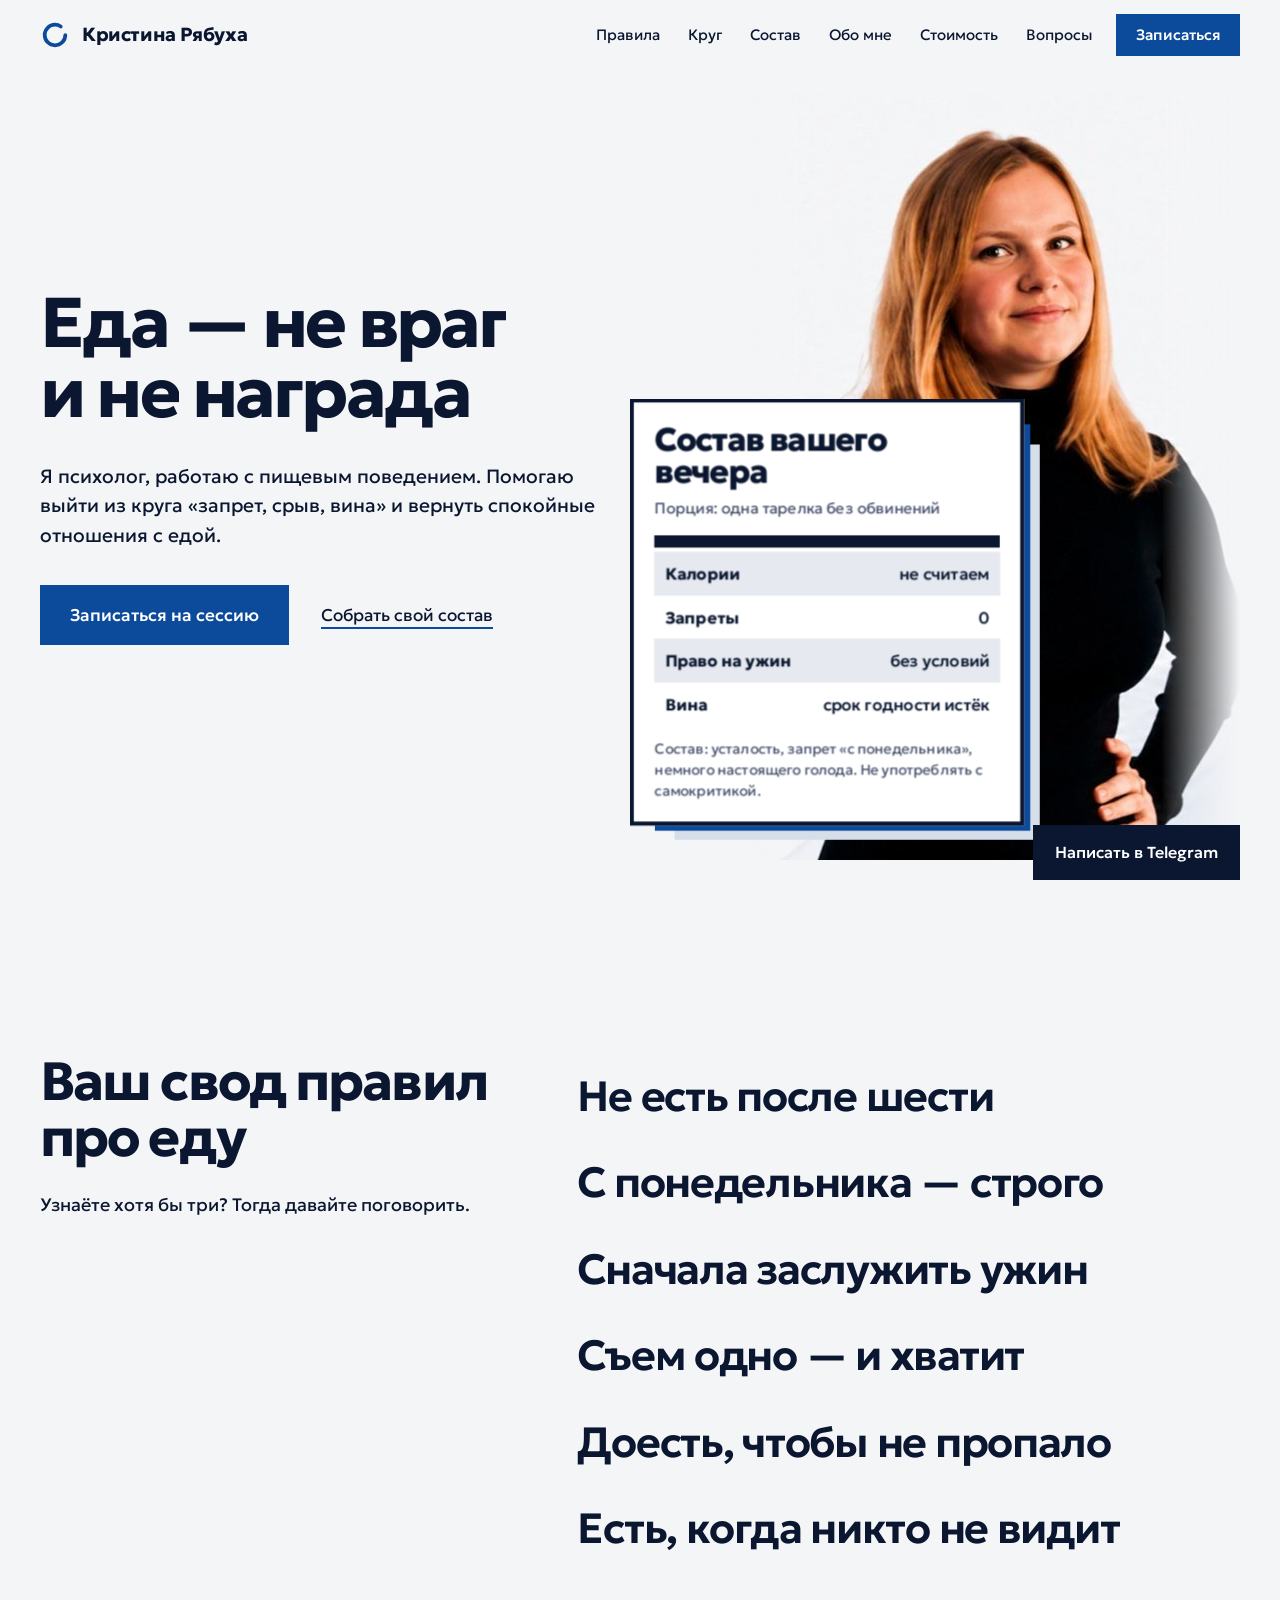
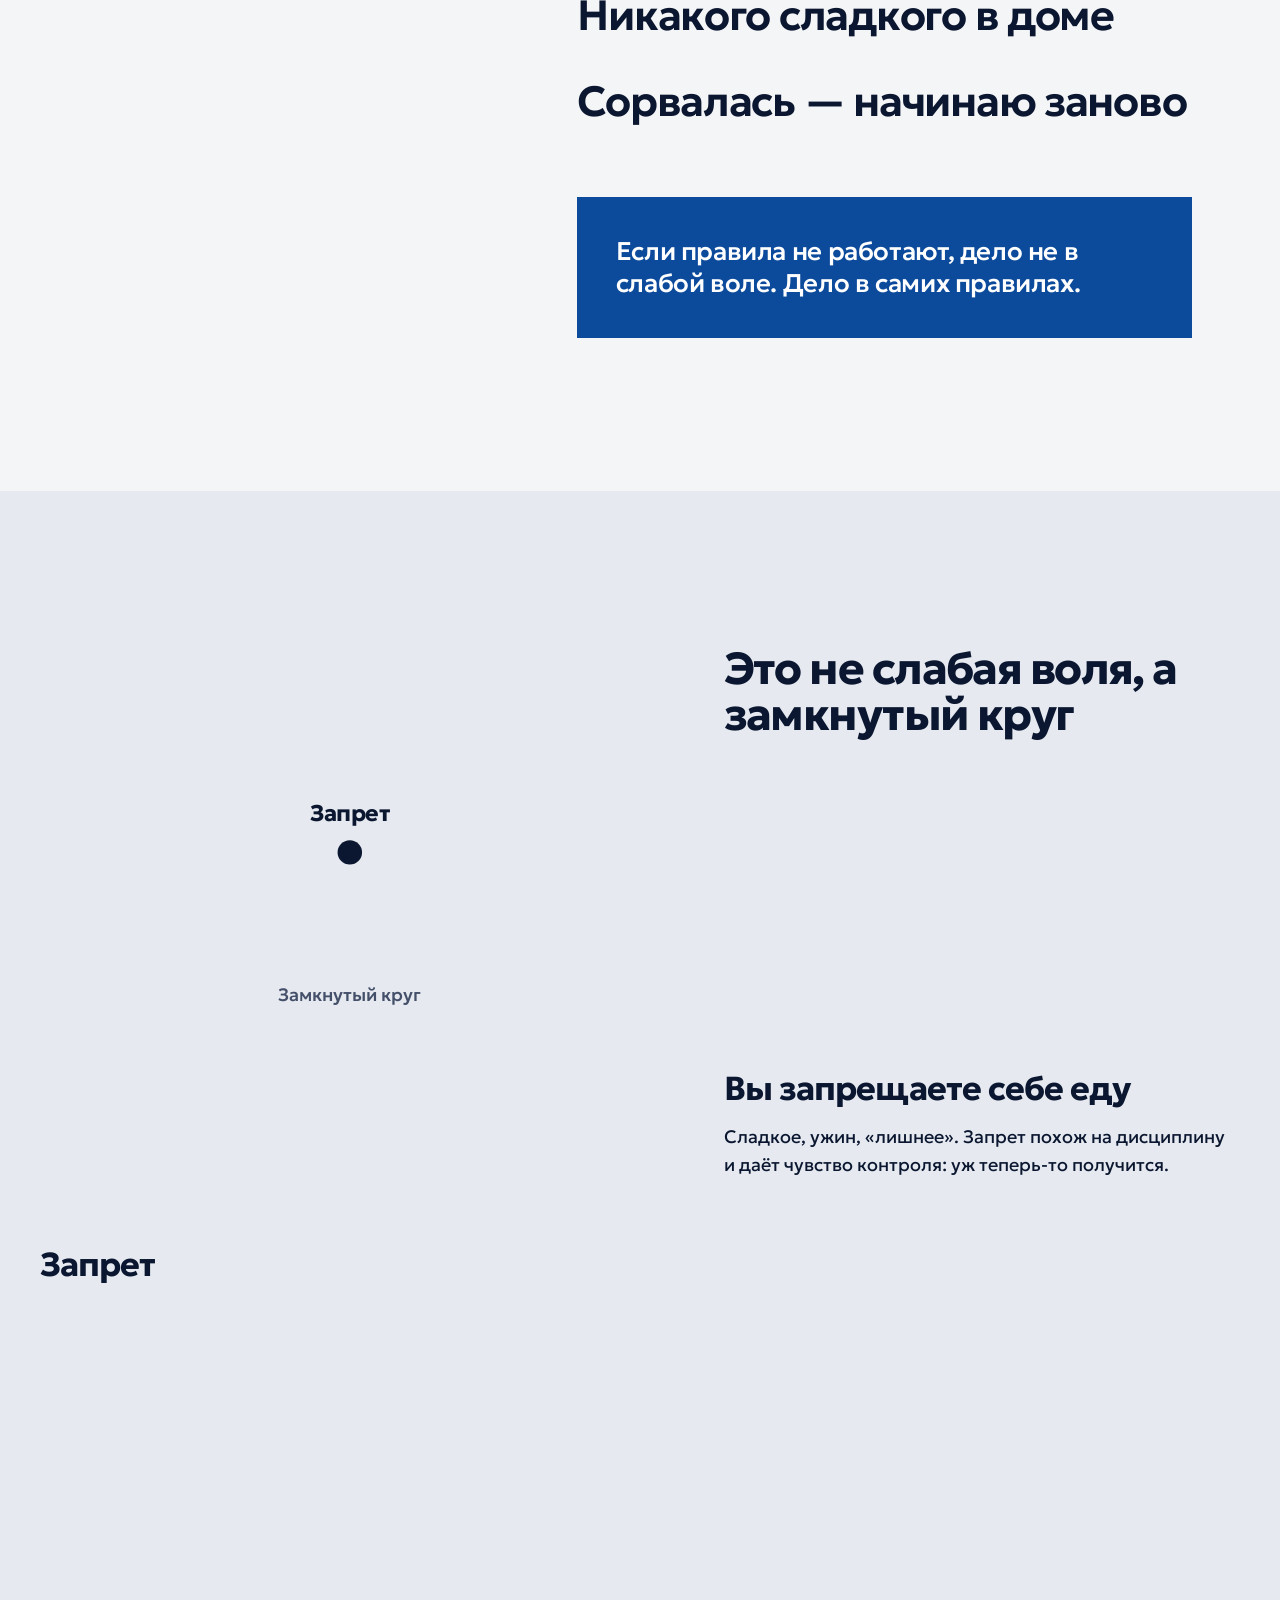
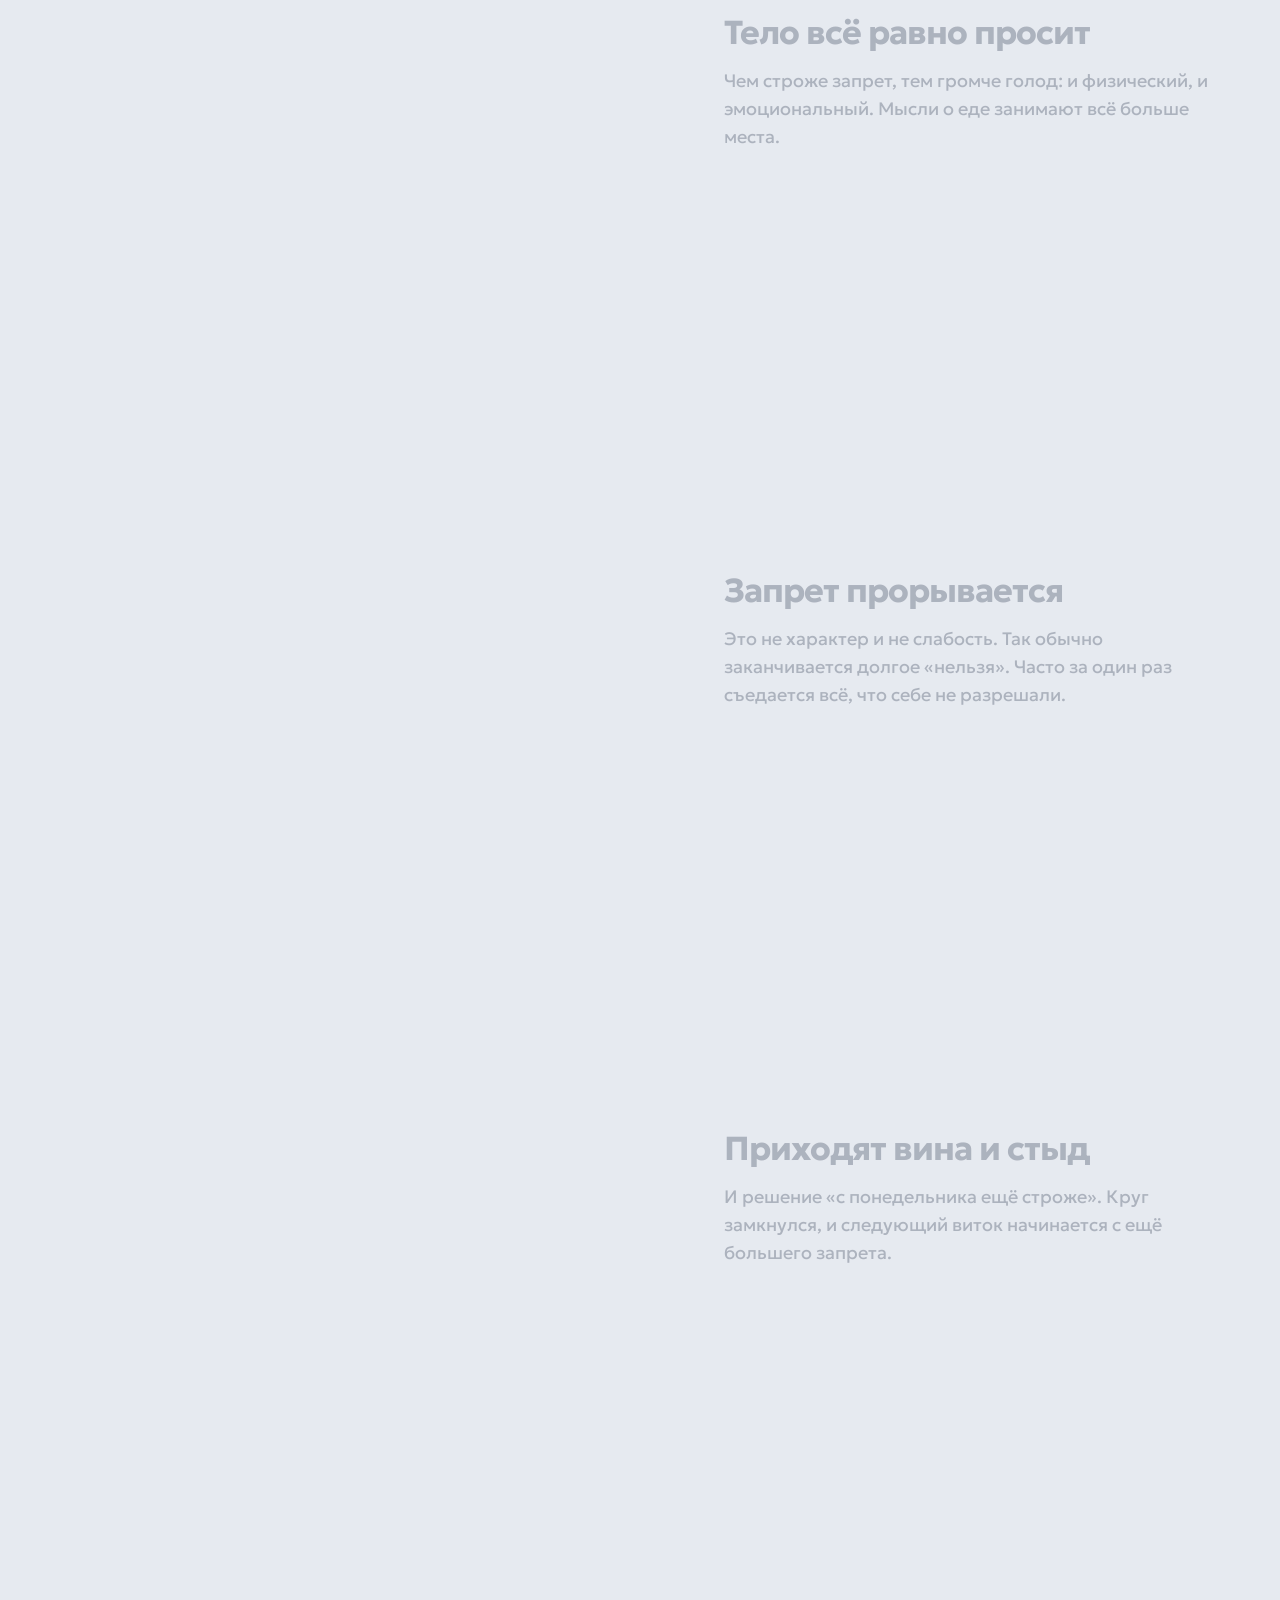
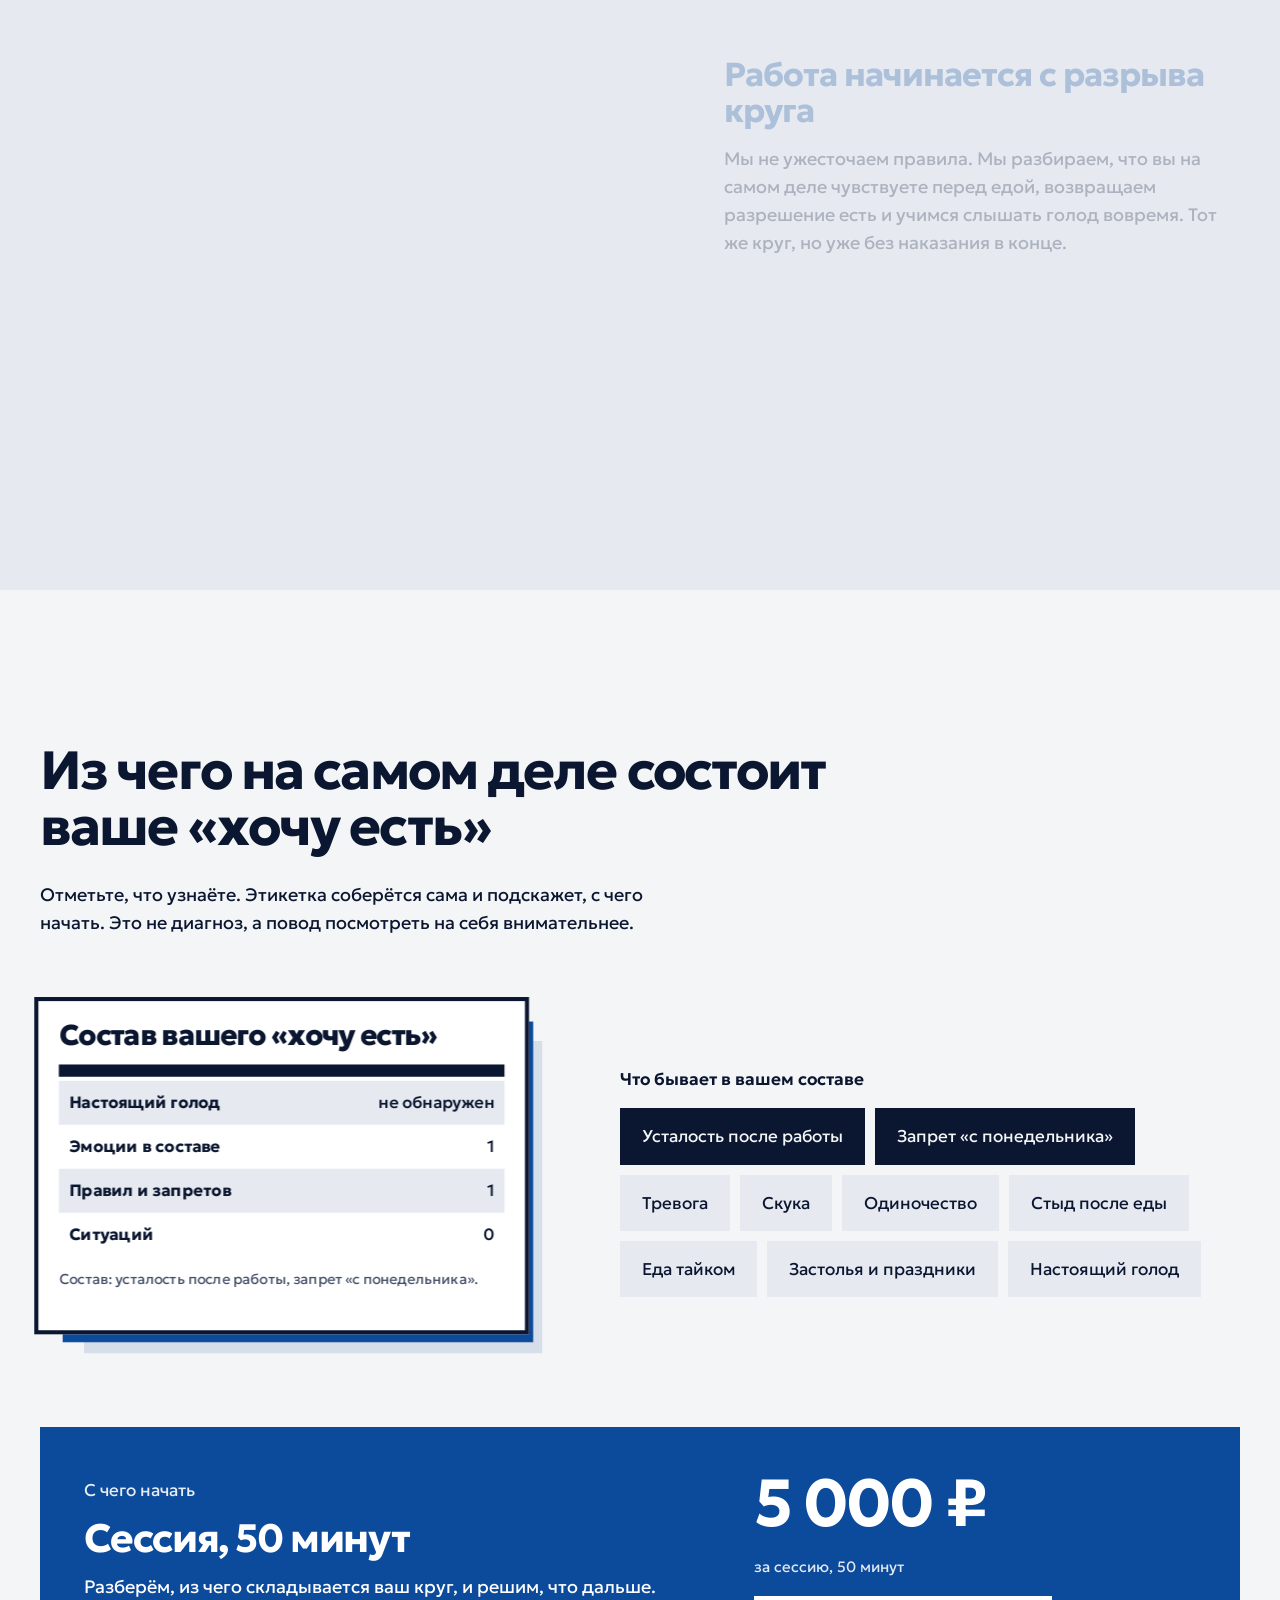
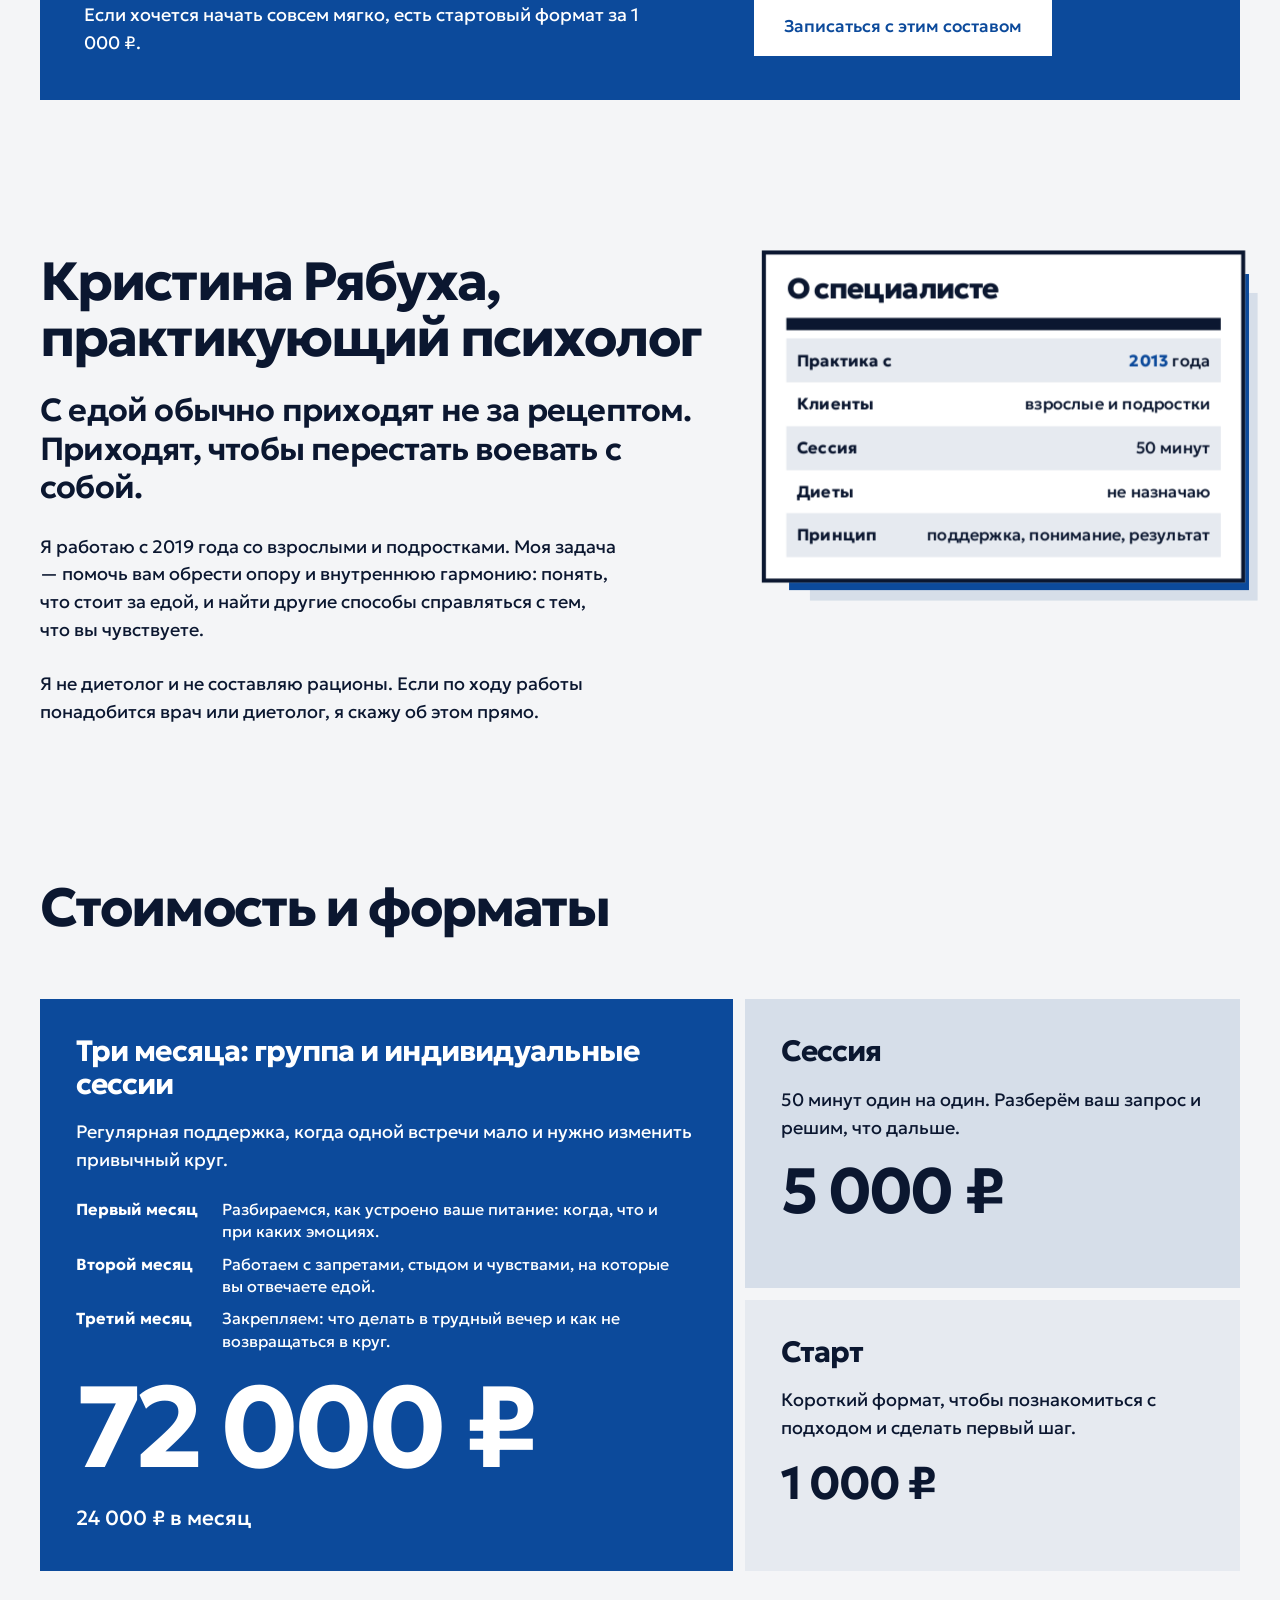
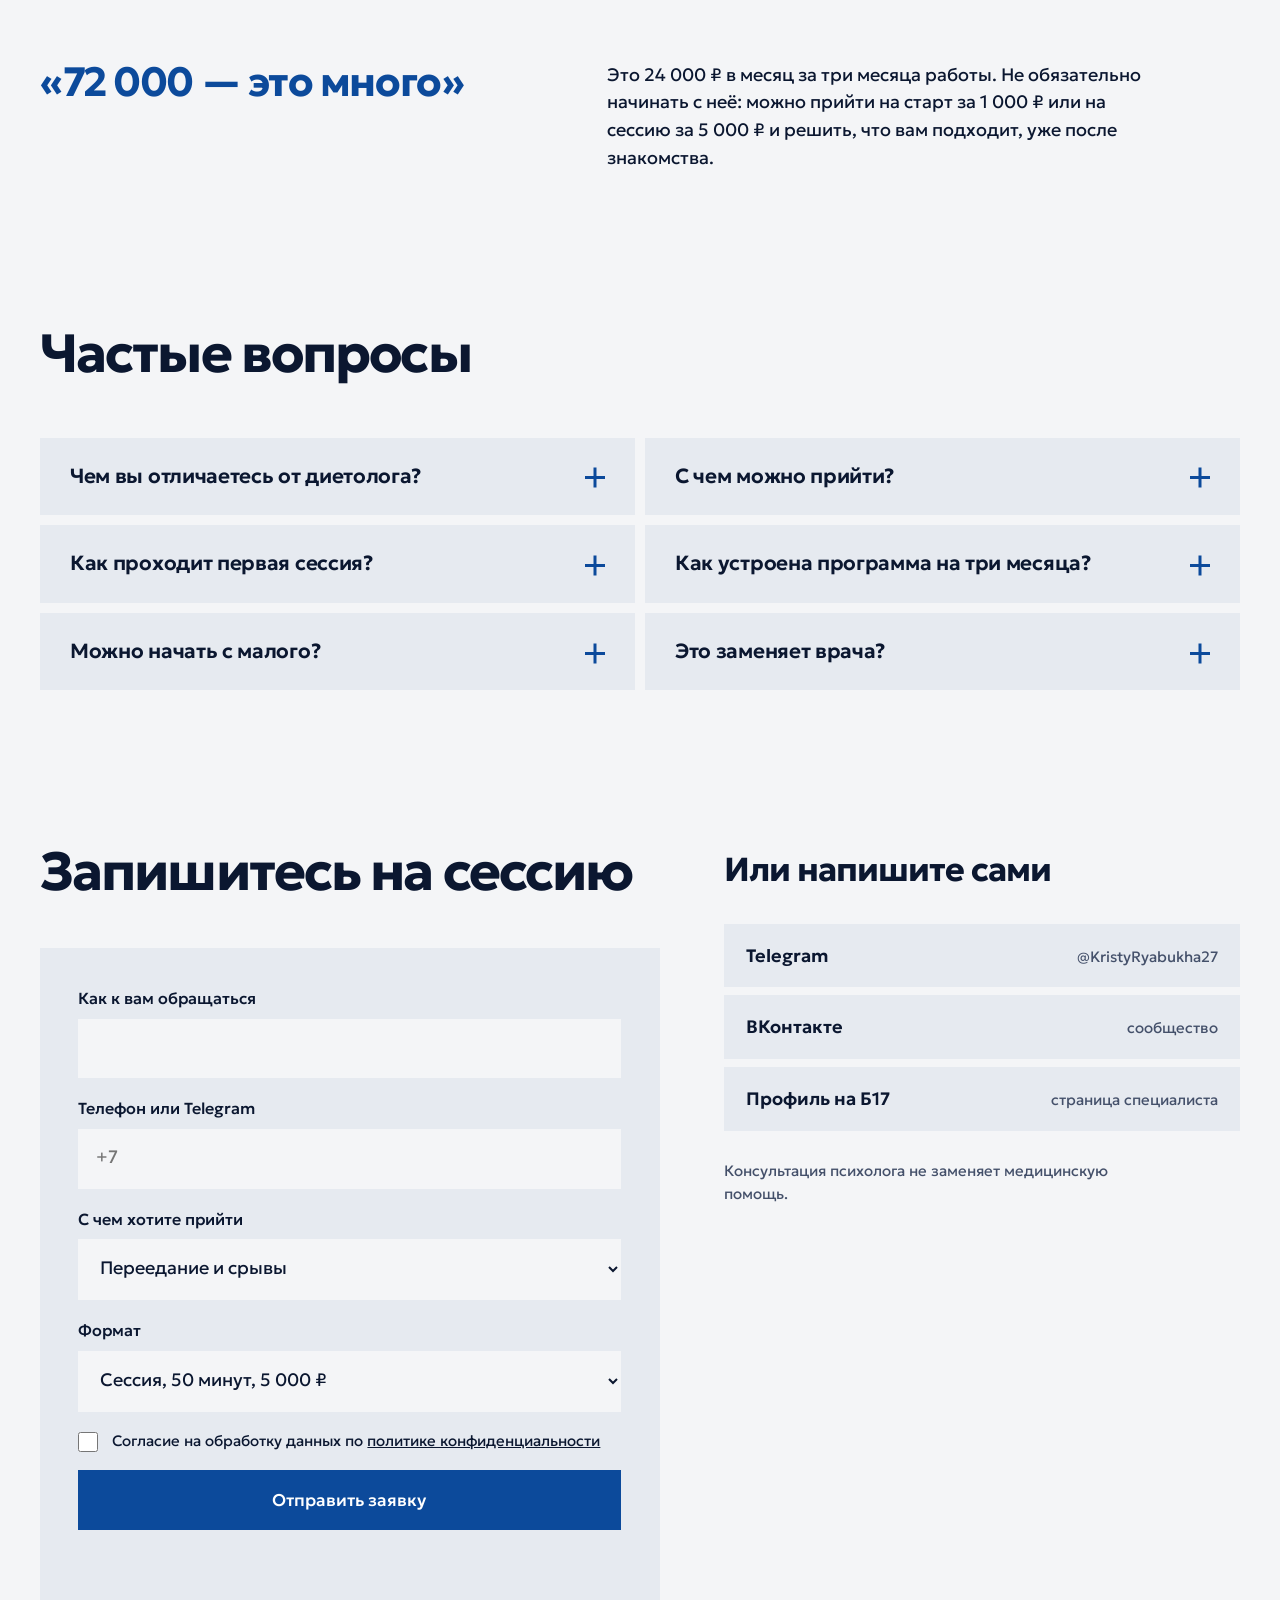
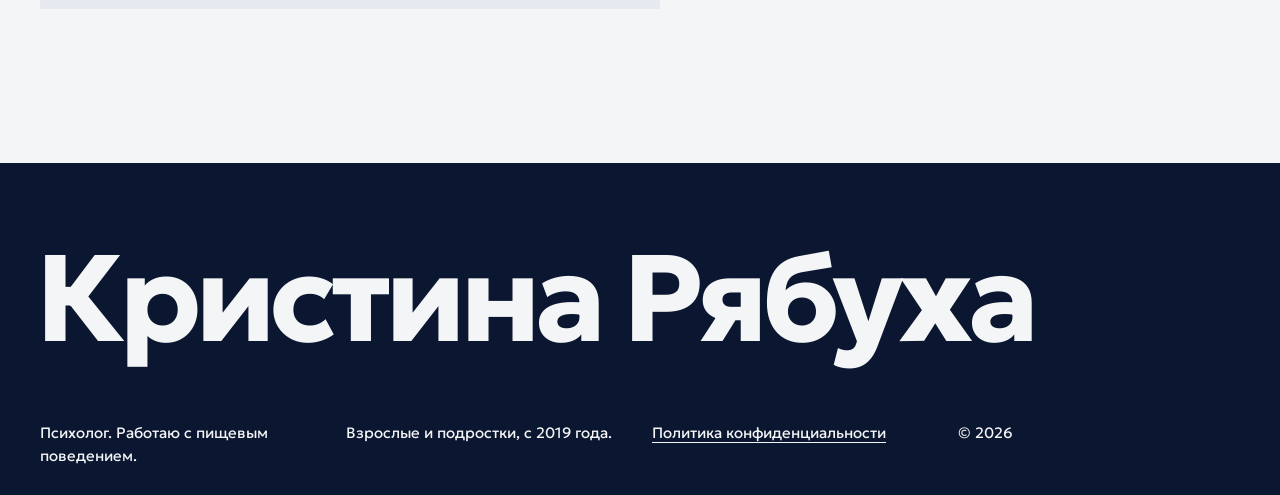
<file: index.html>
<!doctype html>
<html lang="ru">
<head>
<meta charset="utf-8">
<meta name="viewport" content="width=device-width, initial-scale=1">
<title>Кристина Рябуха — психолог по пищевому поведению</title>
<meta name="description" content="Психолог Кристина Рябуха работает с пищевым поведением: переедание, срывы, жёсткие запреты, вина после еды. Сессия 50 минут — 5 000 ₽, программа на три месяца — 72 000 ₽, старт — 1 000 ₽.">
<meta property="og:title" content="Кристина Рябуха — психолог по пищевому поведению">
<meta property="og:description" content="Выйти из круга «запрет, срыв, вина» и вернуть спокойные отношения с едой.">
<meta property="og:type" content="website">
<meta name="theme-color" content="#F4F5F7">
<link rel="icon" href="data:image/svg+xml,%3Csvg xmlns='http://www.w3.org/2000/svg' viewBox='0 0 32 32'%3E%3Ccircle cx='16' cy='16' r='11' fill='none' stroke='%230C4A9B' stroke-width='5' stroke-dasharray='58 11' stroke-linecap='round'/%3E%3C/svg%3E">
<script>document.documentElement.classList.add('js')</script>
<link rel="preconnect" href="https://fonts.googleapis.com">
<link rel="preconnect" href="https://fonts.gstatic.com" crossorigin>
<link href="https://fonts.googleapis.com/css2?family=Geologica:wght@300;400;500;600;700;800&display=swap" rel="stylesheet">
<link rel="stylesheet" href="styles.css">
</head>
<body>

<header class="header" id="header">
  <div class="header__inner">
    <a class="logo" href="#top" aria-label="Кристина Рябуха, на главную">
      <svg viewBox="0 0 32 32" aria-hidden="true"><circle cx="16" cy="16" r="11" stroke-dasharray="58 11"/></svg>
      <span>Кристина Рябуха</span>
    </a>
    <nav class="nav" id="nav" aria-label="Разделы">
      <a href="#rules">Правила</a>
      <a href="#cycle">Круг</a>
      <a href="#compose">Состав</a>
      <a href="#about">Обо мне</a>
      <a href="#price">Стоимость</a>
      <a href="#faq">Вопросы</a>
    </nav>
    <a class="btn btn--small header__cta" href="#contact"><span>Записаться</span></a>
    <button class="burger" id="burger" aria-label="Меню" aria-expanded="false"><i></i><i></i></button>
  </div>
</header>

<main id="top">

<!-- HERO -->
<section class="hero">
  <div class="hero__text">
    <h1 class="hero__title" data-split>Еда — не враг и не награда</h1>
    <p class="hero__lead">Я психолог, работаю с пищевым поведением. Помогаю выйти из круга «запрет, срыв, вина» и вернуть спокойные отношения с едой.</p>
    <div class="hero__actions">
      <a class="btn" href="#contact" data-magnet><span>Записаться на сессию</span></a>
      <a class="textlink" href="#compose">Собрать свой состав</a>
    </div>
  </div>
  <figure class="hero__media">
    <div class="hero__photo"><img src="img/kristina.jpg" width="600" height="768" alt="Кристина Рябуха, психолог по пищевому поведению" fetchpriority="high"></div>
    <div class="hero__label stack" data-tilt>
      <div class="tilt">
        <div class="sway">
          <div class="tag" aria-label="Пример этикетки: состав вашего вечера">
            <p class="tag__title">Состав вашего вечера</p>
            <p class="tag__sub">Порция: одна тарелка без обвинений</p>
            <div class="tag__bar"></div>
            <dl class="tag__rows">
              <div><dt>Калории</dt><dd>не считаем</dd></div>
              <div><dt>Запреты</dt><dd>0</dd></div>
              <div><dt>Право на ужин</dt><dd>без условий</dd></div>
              <div><dt>Вина</dt><dd>срок годности истёк</dd></div>
            </dl>
            <p class="tag__fine">Состав: усталость, запрет «с понедельника», немного настоящего голода. Не употреблять с самокритикой.</p>
          </div>
        </div>
      </div>
    </div>
  </figure>
</section>

<!-- RULES -->
<section class="sec" id="rules">
  <div class="rules">
    <div class="rules__head">
      <h2 class="sec__title" data-reveal>Ваш свод правил про еду</h2>
      <p class="sec__lead" data-reveal>Узнаёте хотя бы три? Тогда давайте поговорить.</p>
    </div>
    <div>
      <ul class="rules__list">
        <li class="rule"><span>Не есть после шести</span></li>
        <li class="rule"><span>С понедельника — строго</span></li>
        <li class="rule"><span>Сначала заслужить ужин</span></li>
        <li class="rule"><span>Съем одно — и хватит</span></li>
        <li class="rule"><span>Доесть, чтобы не пропало</span></li>
        <li class="rule"><span>Есть, когда никто не видит</span></li>
        <li class="rule"><span>Никакого сладкого в доме</span></li>
        <li class="rule"><span>Сорвалась — начинаю заново</span></li>
      </ul>
      <p class="rules__end" data-reveal>Если правила не работают, дело не в слабой воле. Дело в самих правилах.</p>
    </div>
  </div>
</section>

<!-- CYCLE: scroll scene -->
<section class="cycle" id="cycle">
  <div class="cycle__stage">
    <div class="cycle__sticky">
      <svg class="ring" id="ring" data-stage="0" viewBox="0 0 760 560" role="img" aria-label="Замкнутый круг: запрет, голод, срыв, вина. Затем тот же круг с другими словами: разрешение, голод вовремя, еда, покой">
        <path class="ring__arc a1" pathLength="100" d="M380 90 A190 190 0 0 1 570 280"/>
        <path class="ring__arc a2" pathLength="100" d="M570 280 A190 190 0 0 1 380 470"/>
        <path class="ring__arc a3" pathLength="100" d="M380 470 A190 190 0 0 1 190 280"/>
        <path class="ring__arc a4" pathLength="100" d="M190 280 A190 190 0 0 1 380 90"/>
        <circle class="ring__node n1" cx="380" cy="90" r="15"/>
        <circle class="ring__node n2" cx="570" cy="280" r="15"/>
        <circle class="ring__node n3" cx="380" cy="470" r="15"/>
        <circle class="ring__node n4" cx="190" cy="280" r="15"/>
        <circle class="ring__dot" r="9"><animateMotion id="dotMotion" dur="7s" repeatCount="indefinite" path="M380 90 A190 190 0 0 1 380 470 A190 190 0 0 1 380 90"/></circle>
        <text class="ring__mid" x="380" y="272" id="ringMid">Замкнутый круг</text>
        <text class="ring__mid" x="380" y="304" id="ringMid2"></text>
        <g aria-hidden="true">
          <text class="ring__lab ring__lab--old l1" x="380" y="52" text-anchor="middle">Запрет</text>
          <text class="ring__lab ring__lab--old l2" x="598" y="289" text-anchor="start">Голод</text>
          <text class="ring__lab ring__lab--old l3" x="380" y="520" text-anchor="middle">Срыв</text>
          <text class="ring__lab ring__lab--old l4" x="162" y="289" text-anchor="end">Вина</text>
          <text class="ring__lab ring__lab--new" x="380" y="52" text-anchor="middle">Разрешение</text>
          <text class="ring__lab ring__lab--new" x="598" y="289" text-anchor="start">Голод вовремя</text>
          <text class="ring__lab ring__lab--new" x="380" y="520" text-anchor="middle">Еда</text>
          <text class="ring__lab ring__lab--new" x="162" y="289" text-anchor="end">Покой</text>
        </g>
      </svg>
      <p class="cycle__now" id="cycleNow" aria-live="polite">Запрет</p>
    </div>
    <div class="cycle__steps">
      <h2 class="sec__title" data-reveal>Это не слабая воля, а замкнутый круг</h2>
      <article class="cycle__step" data-stage="0" data-label="Запрет">
        <h3>Вы запрещаете себе еду</h3>
        <p>Сладкое, ужин, «лишнее». Запрет похож на дисциплину и даёт чувство контроля: уж теперь-то получится.</p>
      </article>
      <article class="cycle__step" data-stage="1" data-label="Голод">
        <h3>Тело всё равно просит</h3>
        <p>Чем строже запрет, тем громче голод: и физический, и эмоциональный. Мысли о еде занимают всё больше места.</p>
      </article>
      <article class="cycle__step" data-stage="2" data-label="Срыв">
        <h3>Запрет прорывается</h3>
        <p>Это не характер и не слабость. Так обычно заканчивается долгое «нельзя». Часто за один раз съедается всё, что себе не разрешали.</p>
      </article>
      <article class="cycle__step" data-stage="3" data-label="Вина">
        <h3>Приходят вина и стыд</h3>
        <p>И решение «с понедельника ещё строже». Круг замкнулся, и следующий виток начинается с ещё большего запрета.</p>
      </article>
      <article class="cycle__step cycle__step--end" data-stage="4" data-label="Другой цикл">
        <h3>Работа начинается с разрыва круга</h3>
        <p>Мы не ужесточаем правила. Мы разбираем, что вы на самом деле чувствуете перед едой, возвращаем разрешение есть и учимся слышать голод вовремя. Тот же круг, но уже без наказания в конце.</p>
      </article>
    </div>
  </div>
</section>

<!-- COMPOSE: live label -->
<section class="sec compose" id="compose">
  <h2 class="sec__title" data-reveal>Из чего на самом деле состоит ваше «хочу есть»</h2>
  <p class="sec__lead" data-reveal>Отметьте, что узнаёте. Этикетка соберётся сама и подскажет, с чего начать. Это не диагноз, а повод посмотреть на себя внимательнее.</p>
  <div class="compose__grid">
    <div class="compose__tag stack" data-tilt data-reveal>
      <div class="tilt">
        <div class="sway">
          <div class="tag" id="liveTag" aria-live="polite">
            <p class="tag__title">Состав вашего «хочу есть»</p>
            <div class="tag__bar"></div>
            <dl class="tag__rows">
              <div><dt>Настоящий голод</dt><dd id="tHunger">не обнаружен</dd></div>
              <div><dt>Эмоции в составе</dt><dd id="tEmo">1</dd></div>
              <div><dt>Правил и запретов</dt><dd id="tRule">1</dd></div>
              <div><dt>Ситуаций</dt><dd id="tSit">0</dd></div>
            </dl>
            <p class="tag__fine" id="tFine">Состав: усталость после работы, запрет «с понедельника».</p>
          </div>
        </div>
      </div>
    </div>
    <fieldset class="chips" id="ingredients">
      <legend>Что бывает в вашем составе</legend>
      <label><input type="checkbox" value="tired" data-k="emo" data-s="усталость после работы" checked><span>Усталость после работы</span></label>
      <label><input type="checkbox" value="rule" data-k="rule" data-s="запрет «с понедельника»" checked><span>Запрет «с понедельника»</span></label>
      <label><input type="checkbox" value="anx" data-k="emo" data-s="тревога"><span>Тревога</span></label>
      <label><input type="checkbox" value="bore" data-k="emo" data-s="скука"><span>Скука</span></label>
      <label><input type="checkbox" value="lonely" data-k="emo" data-s="одиночество"><span>Одиночество</span></label>
      <label><input type="checkbox" value="shame" data-k="emo" data-s="стыд после еды"><span>Стыд после еды</span></label>
      <label><input type="checkbox" value="secret" data-k="rule" data-s="еда тайком"><span>Еда тайком</span></label>
      <label><input type="checkbox" value="party" data-k="sit" data-s="застолья и праздники"><span>Застолья и праздники</span></label>
      <label><input type="checkbox" value="hunger" data-k="hunger" data-s="настоящий голод"><span>Настоящий голод</span></label>
    </fieldset>
  </div>
  <div class="rec" id="rec" aria-live="polite">
    <div class="rec__text">
      <p class="rec__kicker" id="recKicker">С чего начать</p>
      <h3 class="rec__title" id="recTitle">Сессия, 50 минут</h3>
      <p class="rec__why" id="recWhy">Разберём, из чего складывается ваш круг, и решим, что дальше. Если хочется начать совсем мягко, есть стартовый формат за 1 000 ₽.</p>
    </div>
    <div class="rec__side">
      <p class="rec__sum" id="recSum">5 000 ₽</p>
      <p class="rec__note" id="recNote">за сессию, 50 минут</p>
      <a class="btn btn--light" id="recGo" href="#contact"><span>Записаться с этим составом</span></a>
    </div>
  </div>
</section>

<!-- ABOUT -->
<section class="sec about" id="about">
  <div class="about__body">
    <h2 class="sec__title" data-reveal>Кристина Рябуха, практикующий психолог</h2>
    <p class="about__big" data-reveal>С едой обычно приходят не за рецептом. Приходят, чтобы перестать воевать с собой.</p>
    <p data-reveal>Я работаю с 2019 года со взрослыми и подростками. Моя задача — помочь вам обрести опору и внутреннюю гармонию: понять, что стоит за едой, и найти другие способы справляться с тем, что вы чувствуете.</p>
    <p data-reveal>Я не диетолог и не составляю рационы. Если по ходу работы понадобится врач или диетолог, я скажу об этом прямо.</p>
  </div>
  <div class="about__tag stack" data-tilt data-reveal>
    <div class="tilt">
      <div class="sway">
        <div class="tag">
          <p class="tag__title">О специалисте</p>
          <div class="tag__bar"></div>
          <dl class="tag__rows facts">
            <div><dt>Практика с</dt><dd><b><span data-target="2019">2019</span></b> года</dd></div>
            <div><dt>Клиенты</dt><dd>взрослые и подростки</dd></div>
            <div><dt>Сессия</dt><dd>50 минут</dd></div>
            <div><dt>Диеты</dt><dd>не назначаю</dd></div>
            <div><dt>Принцип</dt><dd>поддержка, понимание, результат</dd></div>
          </dl>
        </div>
      </div>
    </div>
  </div>
</section>

<!-- PRICE -->
<section class="sec price" id="price">
  <h2 class="sec__title" data-reveal>Стоимость и форматы</h2>
  <div class="price__grid">
    <article class="plan plan--main" data-reveal>
      <h3>Три месяца: группа и индивидуальные сессии</h3>
      <p>Регулярная поддержка, когда одной встречи мало и нужно изменить привычный круг.</p>
      <ul class="months">
        <li><b>Первый месяц</b><span>Разбираемся, как устроено ваше питание: когда, что и при каких эмоциях.</span></li>
        <li><b>Второй месяц</b><span>Работаем с запретами, стыдом и чувствами, на которые вы отвечаете едой.</span></li>
        <li><b>Третий месяц</b><span>Закрепляем: что делать в трудный вечер и как не возвращаться в круг.</span></li>
      </ul>
      <p class="plan__sum">72 000 ₽</p>
      <p class="plan__per">24 000 ₽ в месяц</p>
    </article>
    <article class="plan plan--one" data-reveal>
      <h3>Сессия</h3>
      <p>50 минут один на один. Разберём ваш запрос и решим, что дальше.</p>
      <p class="plan__sum">5 000 ₽</p>
    </article>
    <article class="plan plan--start" data-reveal>
      <h3>Старт</h3>
      <p>Короткий формат, чтобы познакомиться с подходом и сделать первый шаг.</p>
      <p class="plan__sum">1 000 ₽</p>
    </article>
  </div>
  <div class="objection">
    <h3 data-reveal>«72 000 — это много»</h3>
    <p data-reveal>Это 24 000 ₽ в месяц за три месяца работы. Не обязательно начинать с неё: можно прийти на старт за 1 000 ₽ или на сессию за 5 000 ₽ и решить, что вам подходит, уже после знакомства.</p>
  </div>
</section>

<!-- FAQ -->
<section class="sec faq" id="faq">
  <h2 class="sec__title" data-reveal>Частые вопросы</h2>
  <div class="faq__list">
    <details class="faq__item" data-reveal>
      <summary>Чем вы отличаетесь от диетолога?</summary>
      <div class="faq__a"><p>Я психолог. Я не составляю рационы и не назначаю диеты, а работаю с тем, что стоит за едой: эмоциями, запретами, привычками и стыдом.</p></div>
    </details>
    <details class="faq__item" data-reveal>
      <summary>С чем можно прийти?</summary>
      <div class="faq__a"><p>С перееданием и «срывами», заеданием эмоций, жёсткими запретами и диетами по кругу, виной и стыдом после еды. Если не уверены, подходит ли ваш случай, напишите, и я отвечу честно.</p></div>
    </details>
    <details class="faq__item" data-reveal>
      <summary>Как проходит первая сессия?</summary>
      <div class="faq__a"><p>50 минут. Вы рассказываете, что происходит с едой, я задаю вопросы и объясняю, как это устроено. В конце у вас будет понятный следующий шаг. Всё, что вы расскажете, остаётся между нами.</p></div>
    </details>
    <details class="faq__item" data-reveal>
      <summary>Как устроена программа на три месяца?</summary>
      <div class="faq__a"><p>Это группа и индивидуальные сессии вместе, всего 72 000 ₽. Точное число встреч и формат согласуем при записи, чтобы вы видели картину целиком.</p></div>
    </details>
    <details class="faq__item" data-reveal>
      <summary>Можно начать с малого?</summary>
      <div class="faq__a"><p>Да. Есть старт за 1 000 ₽ и сессия за 5 000 ₽. К программе можно перейти позже, когда поймёте, что вам подходит.</p></div>
    </details>
    <details class="faq__item" data-reveal>
      <summary>Это заменяет врача?</summary>
      <div class="faq__a"><p>Нет. Если есть резкая потеря веса, рвота, обмороки или боли, сначала нужна помощь врача. Психологическая работа идёт рядом с ней и не вместо неё.</p></div>
    </details>
  </div>
</section>

<!-- CONTACT -->
<section class="sec contact" id="contact">
  <div class="contact__form">
    <h2 class="sec__title" data-reveal>Запишитесь на сессию</h2>
    <form class="form" id="leadForm" data-reveal novalidate>
      <input type="text" name="_gotcha" style="display:none" tabindex="-1" autocomplete="off">
      <input type="hidden" name="sostav" id="sostavField" value="">
      <label class="field"><span>Как к вам обращаться</span><input type="text" name="name" autocomplete="given-name" required></label>
      <label class="field"><span>Телефон или Telegram</span><input type="tel" name="phone" autocomplete="tel" inputmode="tel" placeholder="+7" required></label>
      <label class="field"><span>С чем хотите прийти</span>
        <select name="request" id="reqSelect">
          <option>Переедание и срывы</option>
          <option>Жёсткие запреты и диеты по кругу</option>
          <option>Заедание эмоций</option>
          <option>Вина и стыд после еды</option>
          <option>Другое</option>
        </select>
      </label>
      <label class="field"><span>Формат</span>
        <select name="format" id="fmtSelect">
          <option>Сессия, 50 минут, 5 000 ₽</option>
          <option>Старт, 1 000 ₽</option>
          <option>Три месяца: группа и сессии, 72 000 ₽</option>
          <option>Пока не знаю, подскажите</option>
        </select>
      </label>
      <label class="check"><input type="checkbox" name="consent" required><span>Согласие на обработку данных по <a href="privacy.html">политике конфиденциальности</a></span></label>
      <button class="btn btn--wide" type="submit"><span>Отправить заявку</span></button>
      <p class="form__note" id="formNote" role="status"></p>
    </form>
  </div>
  <div class="contact__links" data-reveal>
    <h3>Или напишите сами</h3>
    <ul class="links">
      <li><a href="https://t.me/KristyRyabukha27" target="_blank" rel="noopener"><b>Telegram</b><span>@KristyRyabukha27</span></a></li>
      <li><a href="https://vk.ru/psy_kristy" target="_blank" rel="noopener"><b>ВКонтакте</b><span>сообщество</span></a></li>
      <li><a href="https://www.b17.ru/kristinaryabuha/" target="_blank" rel="noopener"><b>Профиль на Б17</b><span>страница специалиста</span></a></li>
    </ul>
    <p class="contact__care">Консультация психолога не заменяет медицинскую помощь.</p>
  </div>
</section>

</main>

<footer class="footer">
  <p class="footer__name" aria-hidden="true">Кристина Рябуха</p>
  <div class="footer__meta">
    <p>Психолог. Работаю с пищевым поведением.</p>
    <p>Взрослые и подростки, с 2019 года.</p>
    <p><a href="privacy.html">Политика конфиденциальности</a></p>
    <p>© <span id="year">2026</span></p>
  </div>
</footer>

<a class="fab" href="https://t.me/KristyRyabukha27" target="_blank" rel="noopener" aria-label="Написать в Telegram"><span>Написать в Telegram</span></a>

<script src="script.js"></script>
</body>
</html>
</file>
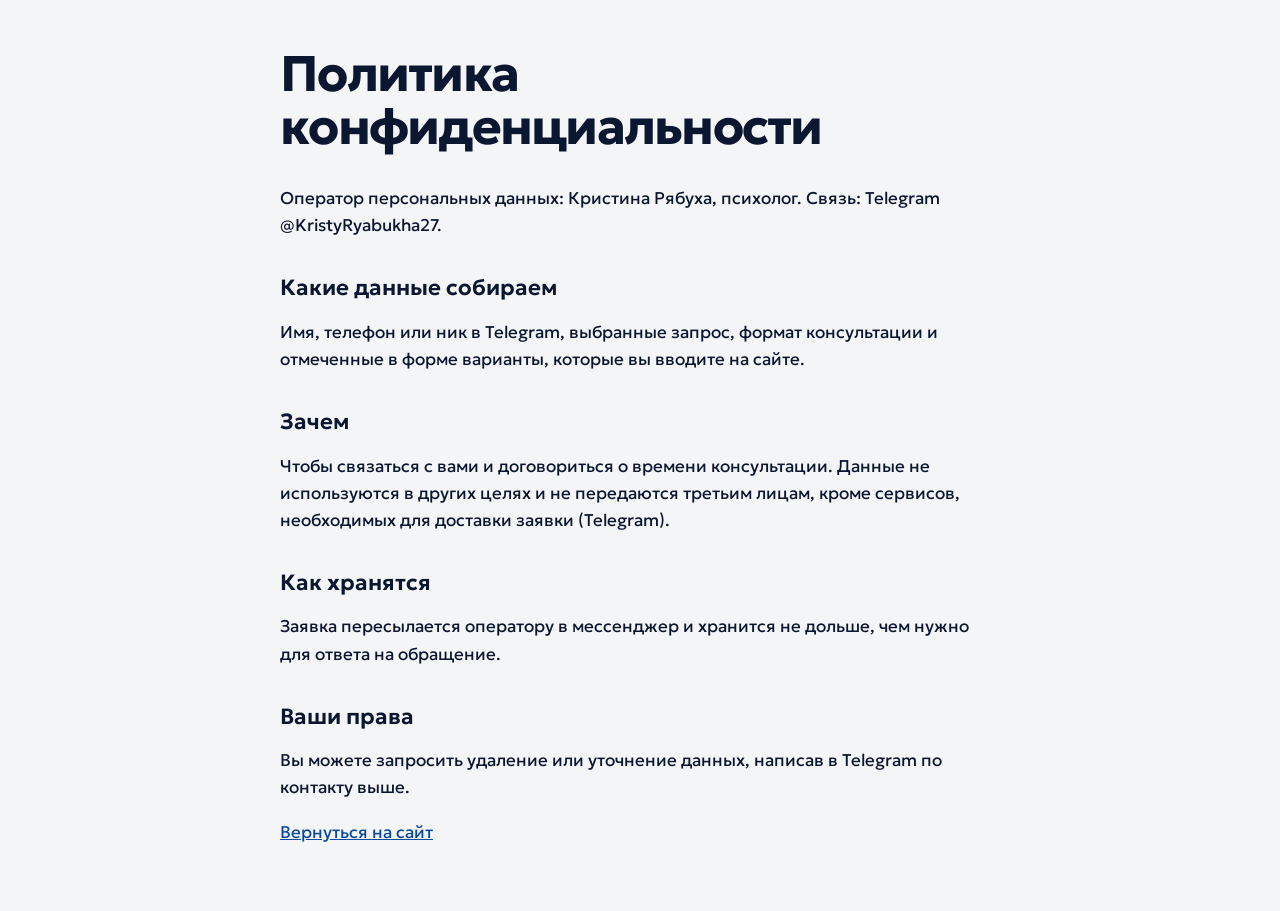
<file: privacy.html>
<!doctype html>
<html lang="ru">
<head>
<meta charset="utf-8">
<meta name="viewport" content="width=device-width, initial-scale=1">
<title>Политика конфиденциальности — Кристина Рябуха</title>
<meta name="robots" content="noindex">
<link href="https://fonts.googleapis.com/css2?family=Geologica:wght@400;500;700&display=swap" rel="stylesheet">
<style>
body{margin:0;background:#F4F5F7;color:#0B1730;font:17px/1.6 'Geologica',system-ui,sans-serif;padding:48px 16px}
main{max-width:720px;margin:0 auto}
h1{font:700 clamp(30px,5vw,50px)/1.05 'Geologica',system-ui,sans-serif;letter-spacing:-.035em;margin:0 0 32px}
h2{font:600 22px/1.2 'Geologica',system-ui,sans-serif;margin:36px 0 10px}
a{color:#0C4A9B}
</style>
</head>
<body>
<main>
<h1>Политика конфиденциальности</h1>
<p>Оператор персональных данных: Кристина Рябуха, психолог. Связь: Telegram @KristyRyabukha27.</p>
<h2>Какие данные собираем</h2>
<p>Имя, телефон или ник в Telegram, выбранные запрос, формат консультации и отмеченные в форме варианты, которые вы вводите на сайте.</p>
<h2>Зачем</h2>
<p>Чтобы связаться с вами и договориться о времени консультации. Данные не используются в других целях и не передаются третьим лицам, кроме сервисов, необходимых для доставки заявки (Telegram).</p>
<h2>Как хранятся</h2>
<p>Заявка пересылается оператору в мессенджер и хранится не дольше, чем нужно для ответа на обращение.</p>
<h2>Ваши права</h2>
<p>Вы можете запросить удаление или уточнение данных, написав в Telegram по контакту выше.</p>
<p><a href="index.html">Вернуться на сайт</a></p>
</main>
</body>
</html>
</file>
<file: styles.css>
:root{
  --ground:#F4F5F7;
  --field:#E6EAF0;
  --field-2:#D6DEE9;
  --ink:#0B1730;
  --ink-soft:#44506A;
  --accent:#0C4A9B;
  --accent-deep:#083A7C;
  --on-accent:#FFFFFF;
  --text:'Geologica','Onest',system-ui,-apple-system,'Segoe UI',sans-serif;
  --gut:clamp(16px,3.2vw,40px);
  --gap:clamp(88px,12vw,200px);
  --ease:cubic-bezier(.2,.7,.1,1);
}
*,*::before,*::after{box-sizing:border-box}
html{scroll-behavior:smooth;-webkit-text-size-adjust:100%}
body{margin:0;background:var(--ground);color:var(--ink);font-family:var(--text);font-weight:400;font-size:18px;line-height:1.55;overflow-x:hidden}
img{display:block;max-width:100%;height:auto}
a{color:inherit}
h1,h2,h3,p,ul,figure,blockquote,dl,dd{margin:0}
ul{padding:0;list-style:none}
:focus-visible{outline:3px solid var(--accent);outline-offset:3px}
::selection{background:var(--accent);color:var(--on-accent)}

/* ---------- header ---------- */
.header{position:fixed;inset:0 0 auto 0;z-index:50;background:var(--ground);transition:background .3s}
.header.scrolled{background:var(--field)}
.header__inner{display:flex;align-items:center;gap:24px;min-width:0;padding:14px var(--gut)}
.logo{display:flex;align-items:center;gap:12px;font-weight:700;font-size:19px;letter-spacing:-.02em;text-decoration:none;flex-shrink:0;white-space:nowrap}
.logo svg{width:30px;height:30px;flex-shrink:0}
.logo svg circle{fill:none;stroke:var(--accent);stroke-width:4;stroke-linecap:round}
.logo:hover svg{animation:spin 1.6s var(--ease)}
.nav{display:flex;gap:28px;margin-left:auto;font-size:15px}
.nav a{white-space:nowrap;text-decoration:none;position:relative;padding:4px 0}
.nav a::after{content:"";position:absolute;left:0;bottom:0;height:3px;width:100%;background:var(--accent);transform:scaleX(0);transform-origin:left;transition:transform .35s var(--ease)}
.nav a:hover::after{transform:scaleX(1)}
.burger{display:none;margin-left:auto;background:none;border:0;width:44px;height:44px;position:relative;cursor:pointer;color:var(--ink)}
.burger i{position:absolute;left:10px;right:10px;height:2px;background:currentColor;transition:transform .3s var(--ease)}
.burger i:first-child{top:17px}.burger i:last-child{top:25px}
.burger.is-open i:first-child{transform:translateY(4px) rotate(45deg)}
.burger.is-open i:last-child{transform:translateY(-4px) rotate(-45deg)}

/* ---------- buttons ---------- */
.btn{display:inline-flex;align-items:center;justify-content:center;border:0;cursor:pointer;background:var(--accent);color:var(--on-accent);font:500 17px/1.2 var(--text);padding:20px 30px;text-decoration:none;border-radius:0;transition:background .25s,transform .2s var(--ease);will-change:transform}
.btn span{display:block;transition:transform .3s var(--ease)}
.btn:hover{background:var(--accent-deep)}
.btn:hover span{transform:translateX(4px)}
.btn:active{transform:scale(.97)}
.btn--small{padding:12px 20px;font-size:15px}
.btn--wide{width:100%}
.btn--light{background:var(--on-accent);color:var(--accent)}
.btn--light:hover{background:var(--ground)}
.textlink{font-size:17px;text-decoration:underline;text-decoration-thickness:2px;text-underline-offset:6px;text-decoration-color:var(--accent);transition:text-underline-offset .25s var(--ease)}
.textlink:hover{text-underline-offset:10px}

/* ---------- label (nutrition-facts artefact) ---------- */
.tag{position:relative;background:#fff;color:var(--ink);border:4px solid var(--ink);padding:clamp(16px,1.6vw,24px);font-family:var(--text)}
.tag__title{font-weight:800;font-size:clamp(26px,2.5vw,40px);line-height:1;letter-spacing:-.035em}
.tag__sub{font-size:15px;margin-top:8px;color:var(--ink-soft)}
.tag__bar{height:12px;background:var(--ink);margin:14px 0 4px}
.tag__rows>div{display:flex;justify-content:space-between;align-items:baseline;gap:16px;padding:9px 10px;font-size:16px}
.tag__rows>div:nth-child(odd){background:var(--field)}
.tag__rows dt{font-weight:700}
.tag__rows dd{text-align:right;font-weight:500}
.tag__fine{font-size:14px;line-height:1.45;margin-top:12px;color:var(--ink-soft)}

/* 3D stack under the label */
.stack{perspective:1200px}
.tilt{position:relative;transform-style:preserve-3d;transform:rotateX(var(--rx,0deg)) rotateY(var(--ry,0deg));transition:transform .6s var(--ease)}
.tilt.is-live{transition:transform .12s linear}
.sway{position:relative;transform-style:preserve-3d;animation:sway 9s ease-in-out infinite alternate}
.sway::before,.sway::after{content:"";position:absolute;inset:0}
.sway::before{background:var(--accent);transform:translate3d(16px,16px,-34px)}
.sway::after{background:var(--field-2);transform:translate3d(32px,32px,-68px)}
.sway>.tag{transform:translateZ(26px)}

/* hero label rows enter one by one */
.js .hero .tag__rows>div,.js .hero .tag__fine,.js .hero .tag__title,.js .hero .tag__sub{opacity:0;transform:translateY(10px);animation:fadeUp .7s var(--ease) both}
.js .hero .tag__title{animation-delay:1.0s}.js .hero .tag__sub{animation-delay:1.1s}
.js .hero .tag__rows>div:nth-child(1){animation-delay:1.25s}
.js .hero .tag__rows>div:nth-child(2){animation-delay:1.4s}
.js .hero .tag__rows>div:nth-child(3){animation-delay:1.55s}
.js .hero .tag__rows>div:nth-child(4){animation-delay:1.7s}
.js .hero .tag__fine{animation-delay:1.9s}

/* ---------- hero ---------- */
.hero{display:grid;grid-template-columns:minmax(0,6fr) minmax(0,5fr);gap:clamp(20px,4vw,72px);align-items:stretch;min-height:min(100svh,940px);padding:92px var(--gut) var(--gut)}
.hero__text{display:flex;flex-direction:column;justify-content:center;gap:34px;padding-bottom:20px}
.hero__title{font-weight:700;font-size:clamp(38px,5.5vw,92px);line-height:1;letter-spacing:-.04em;max-width:8.4em;text-wrap:balance}
.hero__lead{font-size:clamp(18px,1.5vw,22px);max-width:30em}
.hero__actions{display:flex;flex-wrap:wrap;align-items:center;gap:20px 32px}
.hero__media{position:relative;margin:0;min-height:540px}
.hero__photo{position:absolute;inset:0 0 0 6%;overflow:hidden}
.hero__photo img{width:100%;height:100%;object-fit:cover;object-position:50% 8%;-webkit-mask-image:linear-gradient(90deg,transparent 0,#000 10%,#000 84%,transparent 100%);mask-image:linear-gradient(90deg,transparent 0,#000 10%,#000 84%,transparent 100%);animation:photoReveal 1.3s var(--ease) .15s both}
.hero__label{position:absolute;left:-16%;bottom:5%;width:min(74%,420px)}
.hero__label{animation:labelIn 1s var(--ease) .8s both}

.w{display:inline-block;overflow:hidden;vertical-align:top;padding-bottom:.1em;margin-bottom:-.1em}
.w>span{display:inline-block;animation:wordUp .9s var(--ease) both;animation-delay:calc(var(--i)*90ms + .1s)}
.hero__lead,.hero__actions{animation:fadeUp .9s var(--ease) .55s both}
.hero__actions{animation-delay:.7s}

/* ---------- common section ---------- */
.sec{padding:var(--gap) var(--gut) 0}
.sec__title{font-weight:700;font-size:clamp(32px,4.2vw,70px);line-height:1.04;letter-spacing:-.035em;max-width:15em}
.sec__lead{max-width:34em;margin-top:26px;font-size:clamp(18px,1.4vw,21px)}

.js [data-reveal]{opacity:0;transform:translateY(28px);transition:opacity .9s var(--ease),transform .9s var(--ease);transition-delay:var(--d,0ms)}
.js [data-reveal].is-in{opacity:1;transform:none}

/* ---------- rules (struck-out list) ---------- */
.rules{display:grid;grid-template-columns:minmax(0,5fr) minmax(0,7fr);gap:clamp(24px,5vw,96px);align-items:start}
.rules__head{position:sticky;top:104px}
.rules__list{display:grid}
.rule{font-weight:600;font-size:clamp(26px,3.3vw,54px);line-height:1.14;letter-spacing:-.03em;padding:clamp(14px,1.5vw,24px) 0}
.rule span{color:var(--ink);background:linear-gradient(var(--accent),var(--accent)) no-repeat 0 58%/calc(var(--p,0)*100%) .09em;-webkit-box-decoration-break:clone;box-decoration-break:clone;transition:color .5s}
.rule.is-done span{color:var(--ink-soft)}
.rules__end{margin-top:clamp(28px,4vw,64px);background:var(--accent);color:var(--on-accent);padding:clamp(22px,3vw,44px);font-weight:500;font-size:clamp(21px,2vw,30px);line-height:1.25;letter-spacing:-.015em;max-width:24em}

/* ---------- cycle scene ---------- */
.cycle{margin-top:var(--gap);background:var(--field);padding:var(--gap) var(--gut)}
.cycle__stage{display:grid;grid-template-columns:minmax(0,6fr) minmax(0,5fr);gap:clamp(24px,5vw,96px);align-items:start}
.cycle__sticky{position:sticky;top:104px;height:calc(100svh - 128px);display:flex;flex-direction:column;justify-content:center;gap:12px}
.ring{width:100%;height:auto;max-height:calc(100svh - 230px);overflow:visible}
.ring__arc{fill:none;stroke:var(--ink);stroke-width:10;stroke-dasharray:100;stroke-dashoffset:100;transition:stroke-dashoffset 1s var(--ease),stroke .8s,opacity .6s}
.ring[data-stage="1"] .a1,.ring[data-stage="2"] .a1,.ring[data-stage="3"] .a1,.ring[data-stage="4"] .a1{stroke-dashoffset:0}
.ring[data-stage="2"] .a2,.ring[data-stage="3"] .a2,.ring[data-stage="4"] .a2{stroke-dashoffset:0}
.ring[data-stage="3"] .a3,.ring[data-stage="4"] .a3{stroke-dashoffset:0}
.ring[data-stage="3"] .a4,.ring[data-stage="4"] .a4{stroke-dashoffset:0}
.ring[data-stage="4"] .ring__arc{stroke:var(--accent)}
.ring__node{fill:var(--ink);transform-box:fill-box;transform-origin:center;transform:scale(0);transition:transform .6s var(--ease),fill .8s}
.ring .n1{transform:scale(1)}
.ring[data-stage="1"] .n2,.ring[data-stage="2"] .n2,.ring[data-stage="3"] .n2,.ring[data-stage="4"] .n2{transform:scale(1)}
.ring[data-stage="2"] .n3,.ring[data-stage="3"] .n3,.ring[data-stage="4"] .n3{transform:scale(1)}
.ring[data-stage="3"] .n4,.ring[data-stage="4"] .n4{transform:scale(1)}
.ring[data-stage="4"] .ring__node{fill:var(--accent)}
.ring__lab{font-family:var(--text);font-weight:700;font-size:28px;letter-spacing:-.02em;fill:var(--ink);transition:opacity .6s var(--ease),transform .7s var(--ease)}
.ring__lab--old.l2,.ring__lab--old.l3,.ring__lab--old.l4{opacity:0}
.ring[data-stage="1"] .l2,.ring[data-stage="2"] .l2,.ring[data-stage="3"] .l2,.ring[data-stage="2"] .l3,.ring[data-stage="3"] .l3,.ring[data-stage="3"] .l4{opacity:1}
.ring[data-stage="1"] .l2{opacity:1}
.ring__lab--new{opacity:0;fill:var(--accent);transform:translateY(14px)}
.ring[data-stage="4"] .ring__lab--old{opacity:0!important;transform:translateY(-14px)}
.ring[data-stage="4"] .ring__lab--new{opacity:1;transform:none}
.ring__mid{font-family:var(--text);font-weight:500;font-size:22px;fill:var(--ink-soft);text-anchor:middle;transition:opacity .5s}
.ring__dot{fill:var(--ink);opacity:0;transition:opacity .6s,fill .6s}
.ring[data-stage="3"] .ring__dot,.ring[data-stage="4"] .ring__dot{opacity:1}
.ring[data-stage="4"] .ring__dot{fill:var(--accent)}
.cycle__now{font-weight:700;font-size:clamp(24px,2.6vw,40px);line-height:1.05;letter-spacing:-.03em}
.cycle__steps{display:grid;gap:0}
.cycle__steps .sec__title{margin-bottom:12vh;font-size:clamp(30px,3.5vw,56px)}
.cycle__step{min-height:62svh;display:flex;flex-direction:column;justify-content:center;gap:16px;opacity:.26;transition:opacity .5s var(--ease)}
.cycle__step.is-active{opacity:1}
.cycle__step h3{font-weight:700;font-size:clamp(26px,2.6vw,40px);line-height:1.08;letter-spacing:-.03em}
.cycle__step p{max-width:28em}
.cycle__step--end h3{color:var(--accent)}

/* ---------- compose (live label) ---------- */
.compose__grid{display:grid;grid-template-columns:minmax(0,5fr) minmax(0,6fr);gap:clamp(28px,5vw,88px);margin-top:64px;align-items:center}
.compose__tag{max-width:520px;padding-right:32px;padding-bottom:32px}
.compose__tag .tag{min-height:330px}
.compose__tag .tag__title{font-size:clamp(24px,2.2vw,34px)}
.chips{border:0;padding:0;margin:0;display:flex;flex-wrap:wrap;gap:10px}
.chips legend{font-size:17px;font-weight:600;margin-bottom:16px;padding:0}
.chips label{position:relative;cursor:pointer}
.chips input{position:absolute;opacity:0;inset:0;cursor:pointer;margin:0}
.chips span{display:block;padding:15px 22px;background:var(--field);font-size:17px;transition:background .25s,color .25s,transform .2s var(--ease)}
.chips label:hover span{background:var(--field-2)}
.chips input:checked+span{background:var(--ink);color:var(--ground)}
.chips input:focus-visible+span{outline:3px solid var(--accent);outline-offset:3px}
.chips label:active span{transform:scale(.96)}
.rec{margin-top:clamp(36px,5vw,72px);background:var(--accent);color:var(--on-accent);display:grid;grid-template-columns:minmax(0,7fr) minmax(0,5fr);gap:clamp(20px,4vw,64px);align-items:end;padding:clamp(24px,3.4vw,56px)}
.rec>*{transition:opacity .35s,transform .45s var(--ease)}
.rec.is-swap>*{opacity:0;transform:translateY(12px)}
.rec__text{display:grid;gap:14px}
.rec__kicker{font-size:17px;opacity:.9}
.rec__title{font-weight:700;font-size:clamp(28px,3.1vw,50px);line-height:1.04;letter-spacing:-.035em}
.rec__why{max-width:32em}
.rec__side{display:grid;gap:18px;justify-items:start}
.rec__sum{font-weight:700;font-size:clamp(44px,5.2vw,84px);line-height:1;letter-spacing:-.04em}
.rec__note{font-size:15px;opacity:.88}

/* ---------- about ---------- */
.about{display:grid;grid-template-columns:minmax(0,7fr) minmax(0,5fr);gap:clamp(24px,5vw,96px);align-items:start}
.about__body{display:grid;gap:26px}
.about__body p{max-width:32em}
.about__big{font-weight:600;font-size:clamp(24px,2.5vw,36px);line-height:1.2;letter-spacing:-.025em;max-width:22em}
.about__tag .tag__title{font-size:clamp(24px,2.2vw,34px)}
.facts{margin-top:8px}
.facts b{font-weight:800;color:var(--accent)}

/* ---------- price ---------- */
.price__grid{display:grid;grid-template-columns:minmax(0,7fr) minmax(0,5fr);gap:12px;margin-top:64px;align-items:stretch}
.plan{padding:clamp(24px,2.8vw,48px);display:flex;flex-direction:column;gap:18px;transition:transform .5s var(--ease)}
.plan:hover{transform:translateY(-6px)}
.plan h3{font-weight:700;font-size:clamp(24px,2.3vw,34px);letter-spacing:-.03em;line-height:1.1}
.plan__sum{font-weight:700;letter-spacing:-.045em;line-height:1}
.plan p:last-child{max-width:26em}
.plan--main{grid-row:1/3;background:var(--accent);color:var(--on-accent);min-height:560px}
.plan--main .plan__sum{font-size:clamp(64px,9vw,150px);margin-top:auto}
.plan--main .plan__per{font-size:clamp(18px,1.6vw,24px);font-weight:500}
.months{display:grid;gap:10px;margin-top:6px;max-width:34em}
.months li{display:grid;grid-template-columns:minmax(0,130px) 1fr;gap:16px;font-size:16px;line-height:1.4}
.months b{font-weight:700}
.plan--one{background:var(--field-2)}
.plan--one .plan__sum{font-size:clamp(46px,5vw,80px)}
.plan--start{background:var(--field)}
.plan--start .plan__sum{font-size:clamp(34px,3.6vw,56px)}
.objection{margin-top:clamp(56px,7vw,110px);display:grid;grid-template-columns:minmax(0,5fr) minmax(0,6fr);gap:var(--gut);align-items:start}
.objection h3{font-weight:700;font-size:clamp(28px,3.2vw,50px);line-height:1.04;letter-spacing:-.035em;color:var(--accent)}
.objection p{max-width:30em}

/* ---------- faq ---------- */
.faq__list{display:grid;grid-template-columns:repeat(2,minmax(0,1fr));gap:10px;margin-top:56px;align-items:start}
.faq__item{background:var(--field)}
.faq__item summary{list-style:none;cursor:pointer;padding:26px 74px 26px 30px;font-weight:600;font-size:clamp(18px,1.6vw,23px);line-height:1.25;letter-spacing:-.015em;position:relative;transition:background .25s}
.faq__item summary::-webkit-details-marker{display:none}
.faq__item summary:hover{background:var(--field-2)}
.faq__item summary::before,.faq__item summary::after{content:"";position:absolute;right:30px;top:50%;width:20px;height:3px;background:var(--accent);transition:transform .35s var(--ease)}
.faq__item summary::after{transform:rotate(90deg)}
.faq__item[open] summary::after{transform:rotate(0)}
.faq__a{padding:0 30px 28px}
.faq__a p{max-width:36em}
.faq__item[open] .faq__a{animation:fadeUp .5s var(--ease)}

/* ---------- contact ---------- */
.contact{display:grid;grid-template-columns:minmax(0,6fr) minmax(0,5fr);gap:clamp(24px,5vw,96px);align-items:start;padding-bottom:var(--gap)}
.form{margin-top:48px;display:grid;gap:18px;background:var(--field);padding:clamp(22px,3vw,44px)}
.field{display:grid;gap:8px;font-size:16px;font-weight:500}
.field input,.field select{font:400 18px/1.3 var(--text);padding:16px 18px;border:0;background:var(--ground);color:var(--ink);border-radius:0;width:100%;border-bottom:4px solid transparent;transition:background .2s,border-color .2s}
.field input:focus,.field select:focus{outline:none;background:#fff;border-bottom-color:var(--accent)}
.check{display:grid;grid-template-columns:22px 1fr;gap:12px;align-items:start;font-size:15px;line-height:1.4}
.check input{width:20px;height:20px;accent-color:var(--accent);margin:2px 0 0}
.form__note{min-height:1.4em;font-size:16px}
.contact__links h3{font-weight:700;font-size:clamp(26px,2.6vw,38px);letter-spacing:-.03em;margin-bottom:28px}
.links{display:grid;gap:8px}
.links a{display:grid;grid-template-columns:1fr auto;gap:12px;align-items:baseline;padding:18px 22px;background:var(--field);text-decoration:none;transition:background .3s,color .3s,padding .35s var(--ease)}
.links a b{font-weight:600;font-size:18px;overflow-wrap:anywhere}
.links a span{font-size:15px;color:var(--ink-soft);text-align:right}
.links a:hover{background:var(--accent);color:var(--on-accent);padding-left:34px}
.links a:hover span{color:var(--on-accent)}
.contact__care{margin-top:28px;font-size:15px;color:var(--ink-soft);max-width:30em}

/* ---------- footer ---------- */
.footer{background:var(--ink);color:var(--ground);padding:clamp(48px,6vw,96px) var(--gut) 28px;overflow:hidden}
.footer__name{font-weight:700;font-size:clamp(40px,9.6vw,200px);line-height:.95;letter-spacing:-.05em;white-space:nowrap;margin-left:-.04em}
.footer__meta{display:grid;grid-template-columns:repeat(4,minmax(0,1fr));gap:24px;margin-top:clamp(36px,5vw,72px);font-size:15px}
.footer__meta a{text-underline-offset:4px}

.fab{position:fixed;right:var(--gut);bottom:20px;z-index:40;background:var(--ink);color:var(--on-accent);text-decoration:none;padding:15px 22px;font-weight:500;font-size:16px;transition:transform .25s var(--ease),background .25s;animation:fabIn .8s var(--ease) 2.2s both}
.fab:hover{background:var(--accent);transform:translateY(-3px)}

/* ---------- keyframes ---------- */
@keyframes wordUp{from{transform:translateY(110%)}to{transform:none}}
@keyframes fadeUp{from{opacity:0;transform:translateY(24px)}to{opacity:1;transform:none}}
@keyframes photoReveal{from{clip-path:inset(100% 0 0 0);transform:scale(1.12)}to{clip-path:inset(0 0 0 0);transform:scale(1)}}
@keyframes labelIn{from{opacity:0;transform:translateY(40px) rotate(-3deg)}to{opacity:1;transform:none}}
@keyframes sway{from{transform:rotateY(-7deg) rotateX(2deg)}to{transform:rotateY(7deg) rotateX(-2deg)}}
@keyframes fabIn{from{opacity:0;transform:translateY(20px)}to{opacity:1;transform:none}}
@keyframes spin{to{transform:rotate(360deg)}}

/* ---------- responsive ---------- */
@media (max-width:1180px){.nav{gap:18px;font-size:14px}}
@media (max-width:1100px){
  .burger{display:block}
  .header__cta{margin-left:auto}
  .burger{margin-left:0}
  .nav{position:fixed;inset:64px 0 auto 0;background:var(--ground);flex-direction:column;gap:0;padding:12px var(--gut) 24px;font-size:20px;transform:translateY(-130%);transition:transform .5s var(--ease);margin:0}
  .nav.is-open{transform:none}
  .nav a{padding:14px 0}
}
@media (max-width:900px){
  body{font-size:17px}
  .hero{grid-template-columns:1fr;min-height:0;padding-top:88px}
  .hero__media{min-height:0;aspect-ratio:4/5.2}
  .hero__label{left:0;bottom:2%;width:64%}
  .hero__label .tag{padding:12px}
  .hero__label .tag__title{font-size:clamp(20px,5.6vw,28px)}
  .hero__label .tag__sub,.hero__label .tag__fine{display:none}
  .hero__label .tag__bar{margin:10px 0 2px;height:9px}
  .hero__label .tag__rows>div{font-size:13px;padding:7px 8px;gap:8px}
  .hero__photo{inset:0 0 0 18%}
  .rules,.cycle__stage,.compose__grid,.about,.contact,.objection{grid-template-columns:1fr}
  .rules__head{position:relative;top:0}
  .rec,.price__grid,.faq__list{grid-template-columns:1fr}
  .plan--main{grid-row:auto;min-height:0}
  .plan--main .plan__sum{margin-top:12px}
  .footer__meta{grid-template-columns:1fr 1fr}
  .cycle__stage{gap:0}
  .cycle__sticky{top:64px;height:40svh;z-index:2;background:var(--field);gap:4px;justify-content:center;margin:0 calc(var(--gut)*-1);padding:0 var(--gut)}
  .ring{max-height:30svh}
  .cycle__steps .sec__title{margin:24px 0 8px}
  .cycle__step{min-height:44svh}
  .months li{grid-template-columns:100px 1fr}
}
@media (max-width:560px){
  .header__cta span{display:none}
  .header__cta::before{content:"Запись"}
  .logo{font-size:16px}
  .logo svg{width:26px;height:26px}
  .hero__title{font-size:clamp(36px,11vw,54px)}
  .fab span{display:none}
  .fab::before{content:"TG"}
  .fab{padding:15px 17px}
  .links a{grid-template-columns:1fr}
  .links a span{text-align:left}
  .footer__meta{grid-template-columns:1fr}
  .compose__tag{padding-right:18px;padding-bottom:18px}
  .sway::before{transform:translate3d(10px,10px,-34px)}
  .sway::after{transform:translate3d(20px,20px,-68px)}
}
@media (max-width:380px){.logo span{display:none}}

@media (prefers-reduced-motion:reduce){
  *,*::before,*::after{animation:none!important;transition-duration:.01ms!important;scroll-behavior:auto!important}
  .js [data-reveal]{opacity:1;transform:none}
  .js .hero .tag__rows>div,.js .hero .tag__fine,.js .hero .tag__title,.js .hero .tag__sub{opacity:1;transform:none}
  .sway{transform:none}
}
</file>
